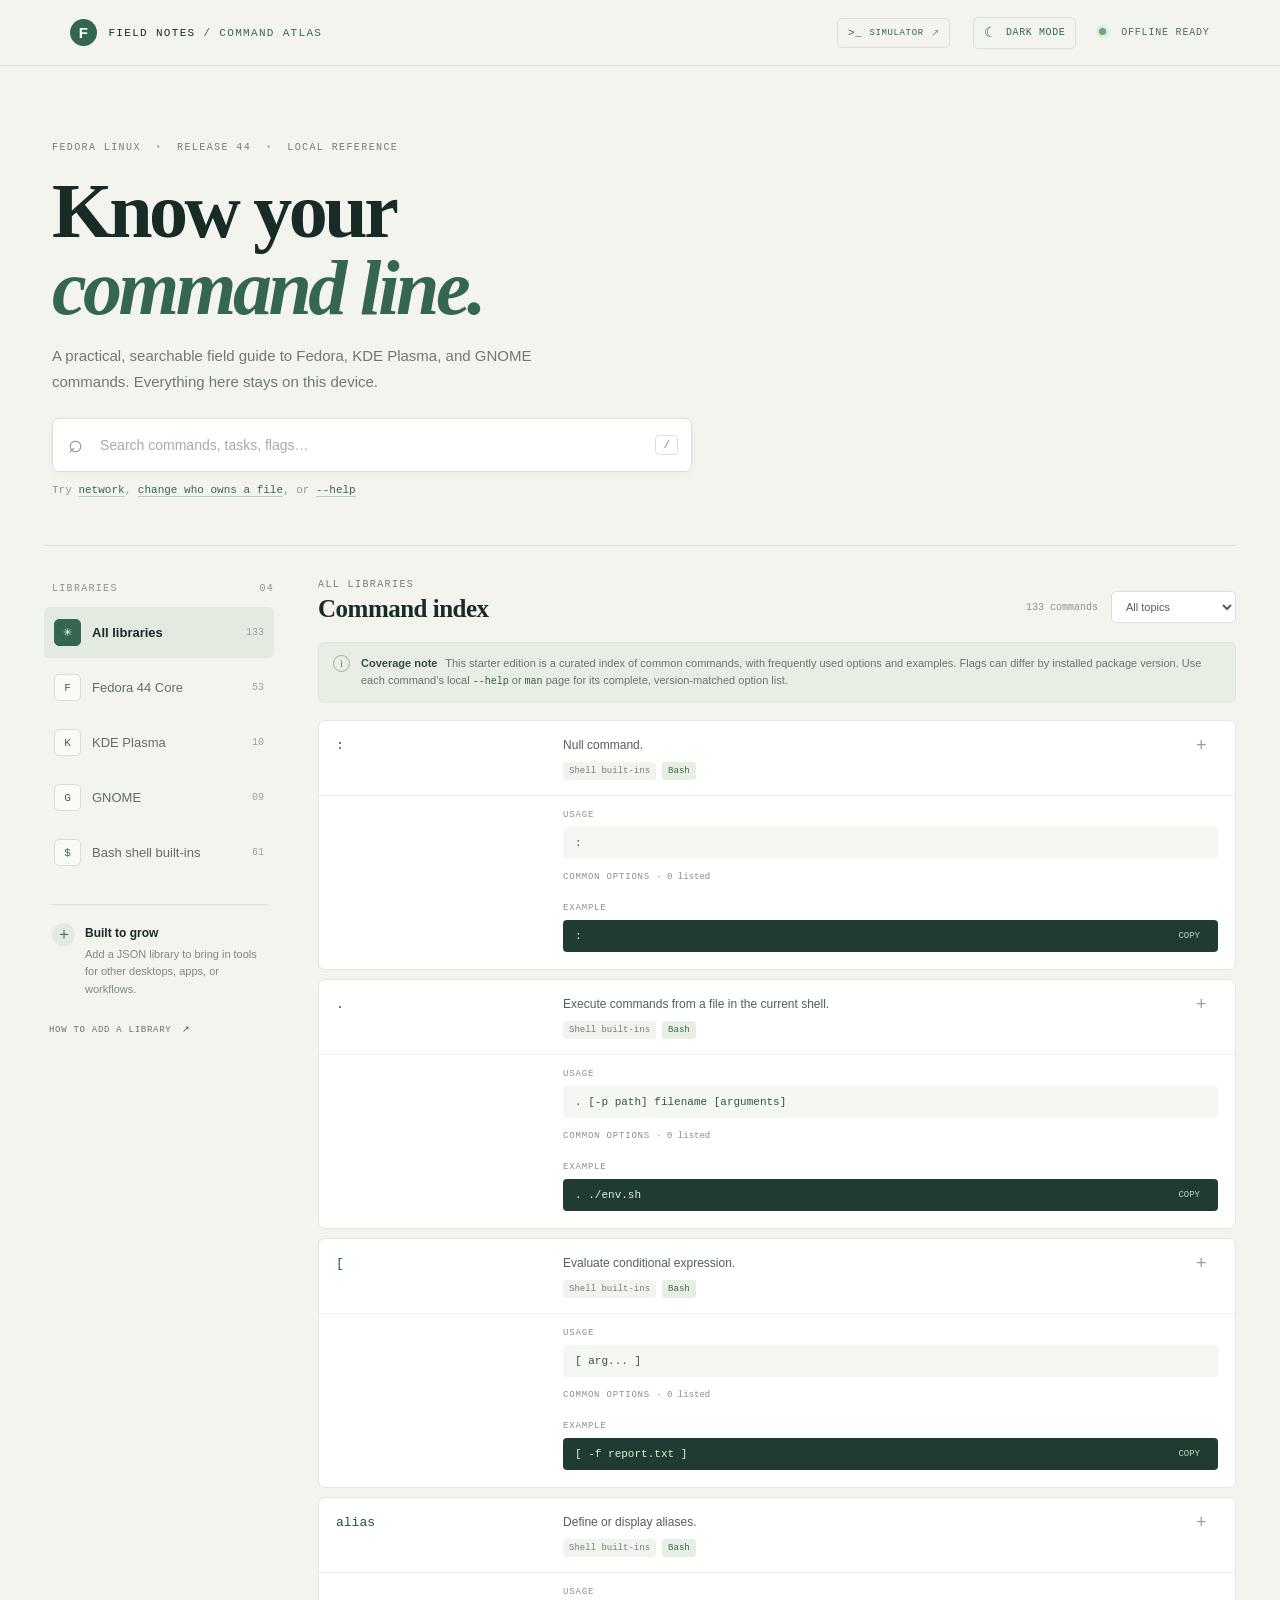
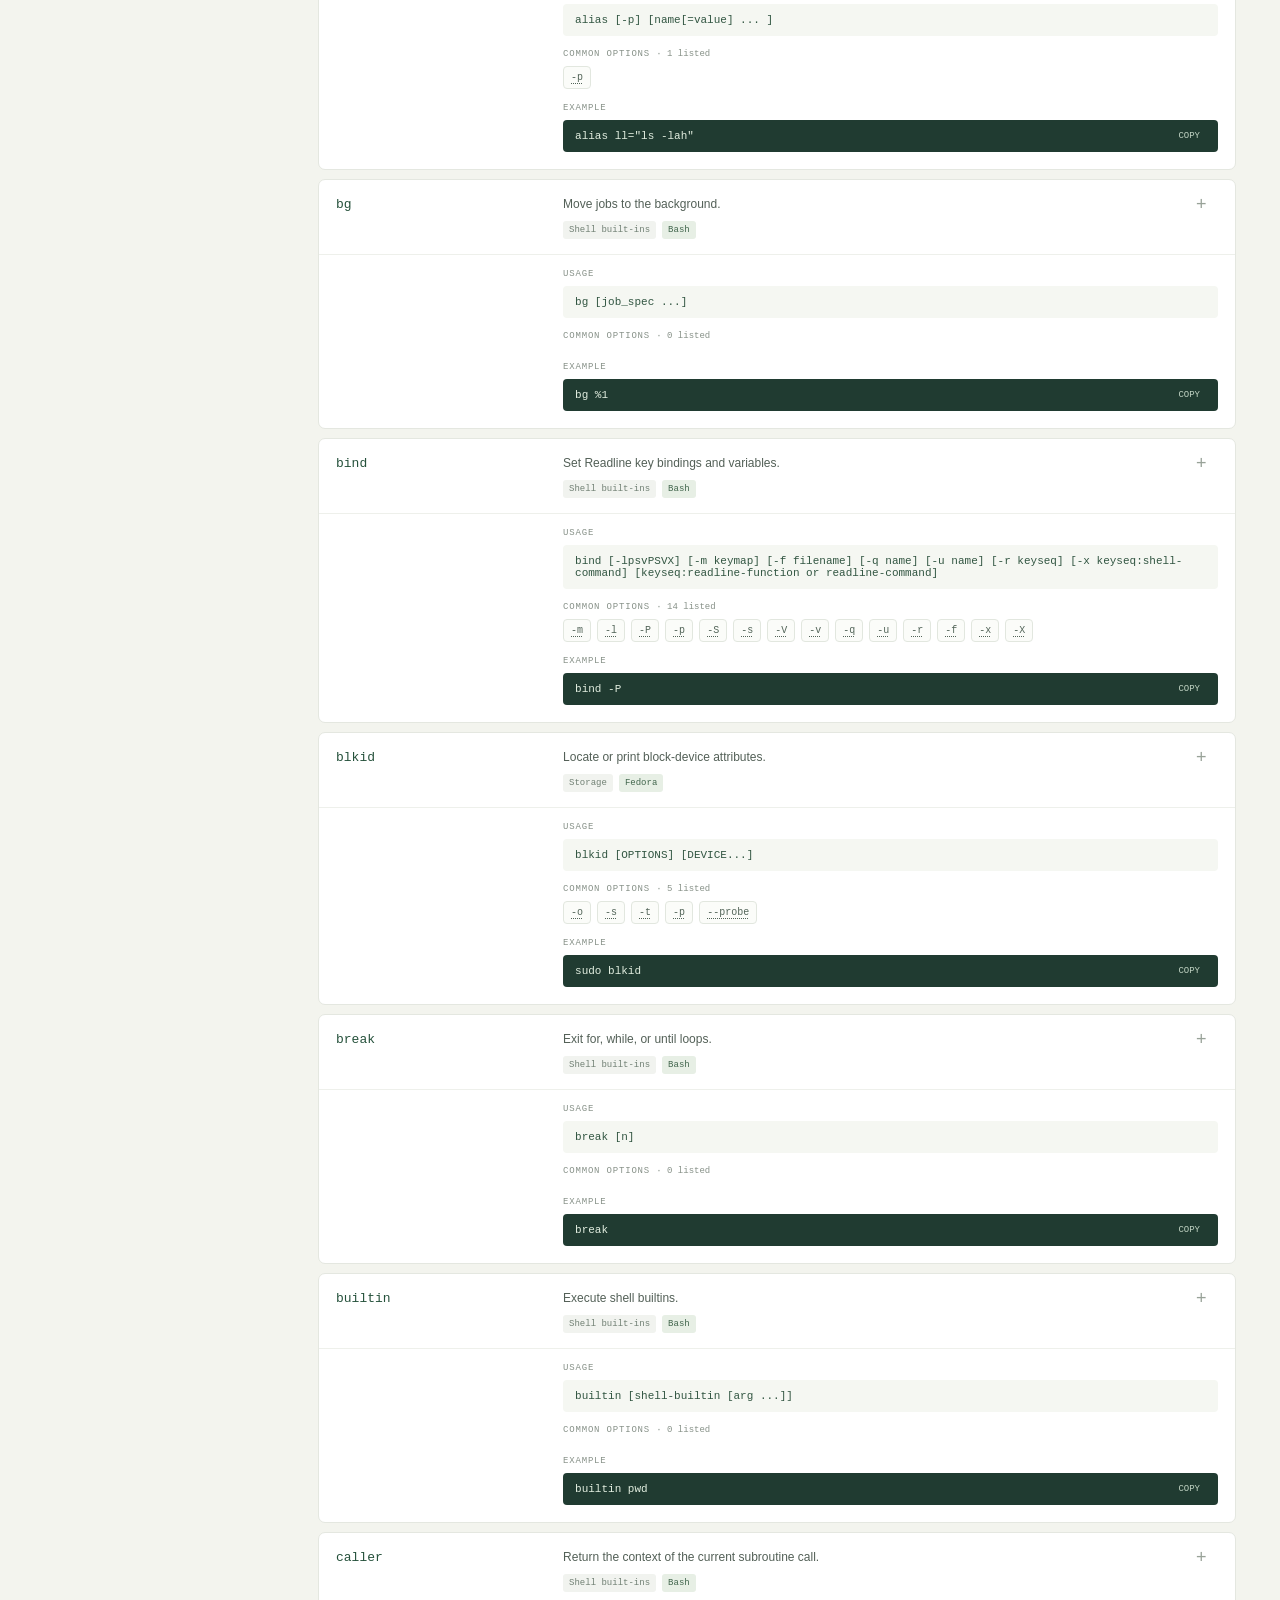
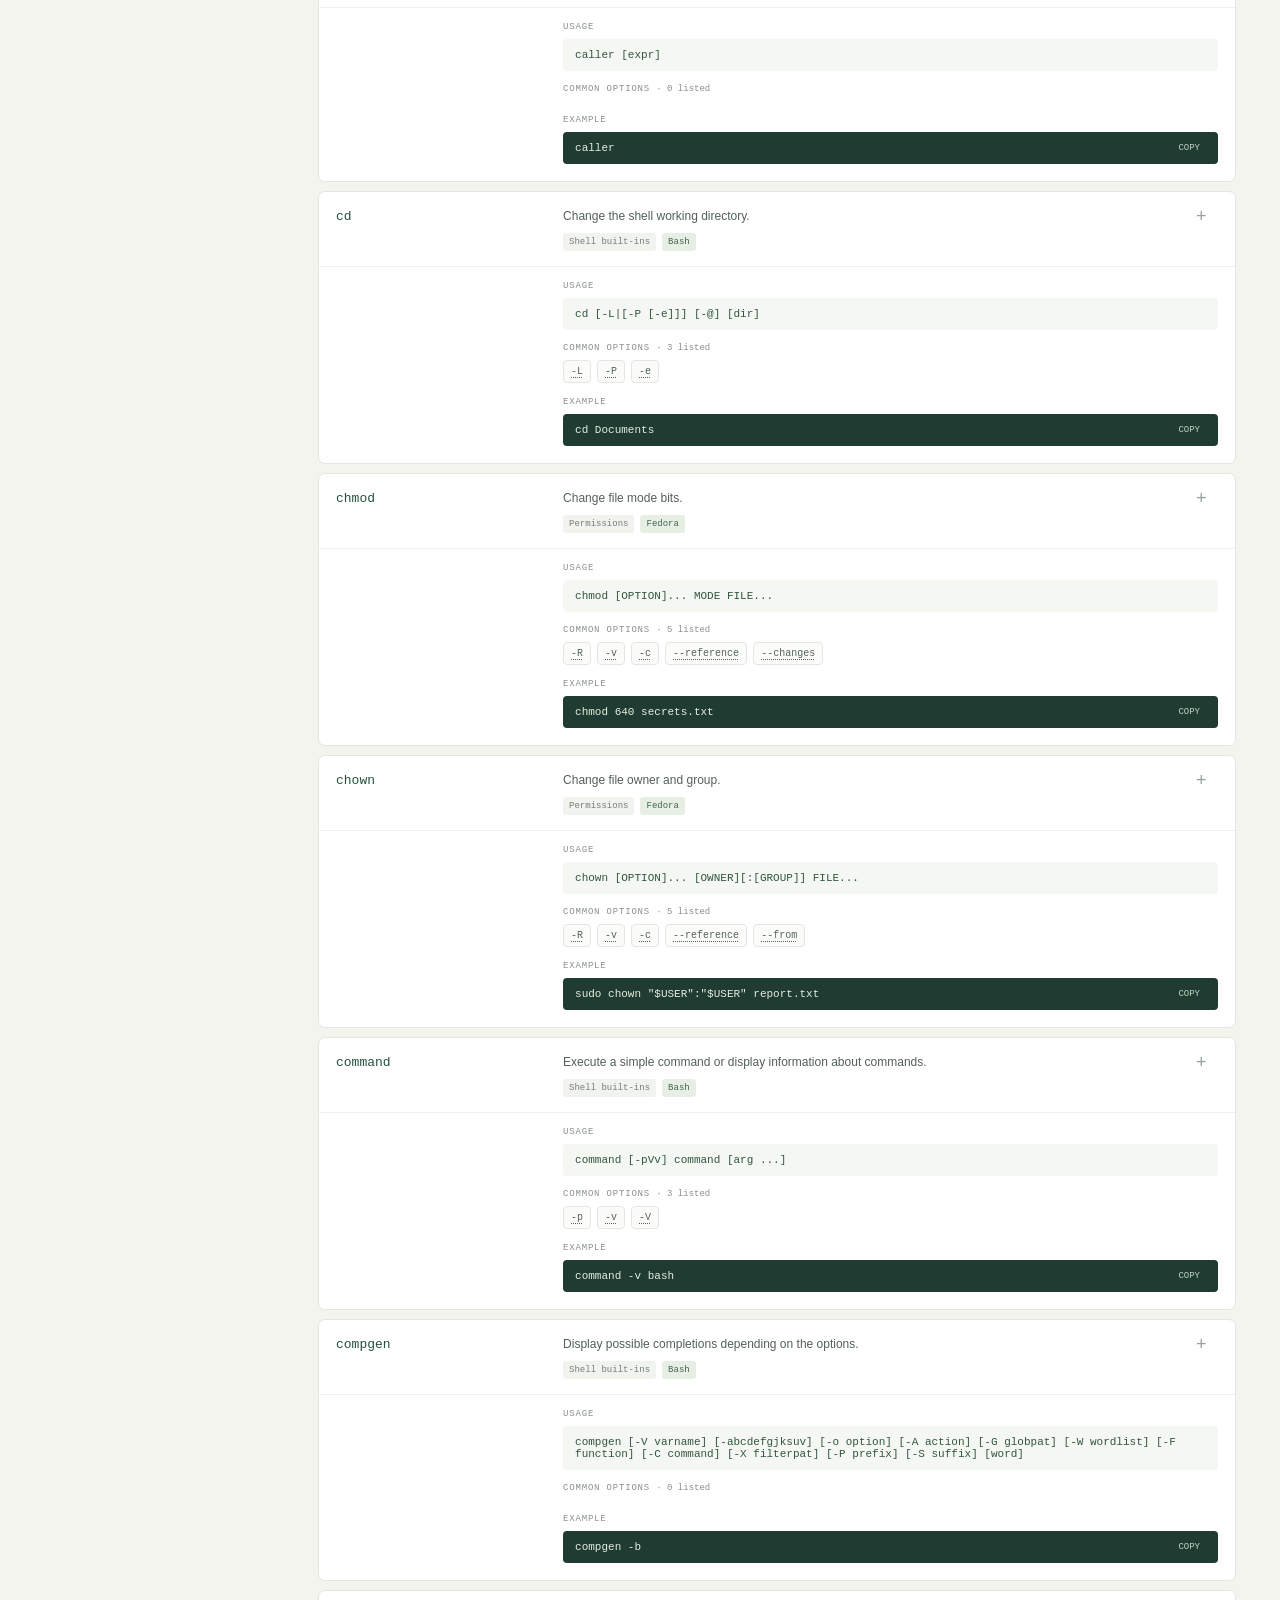
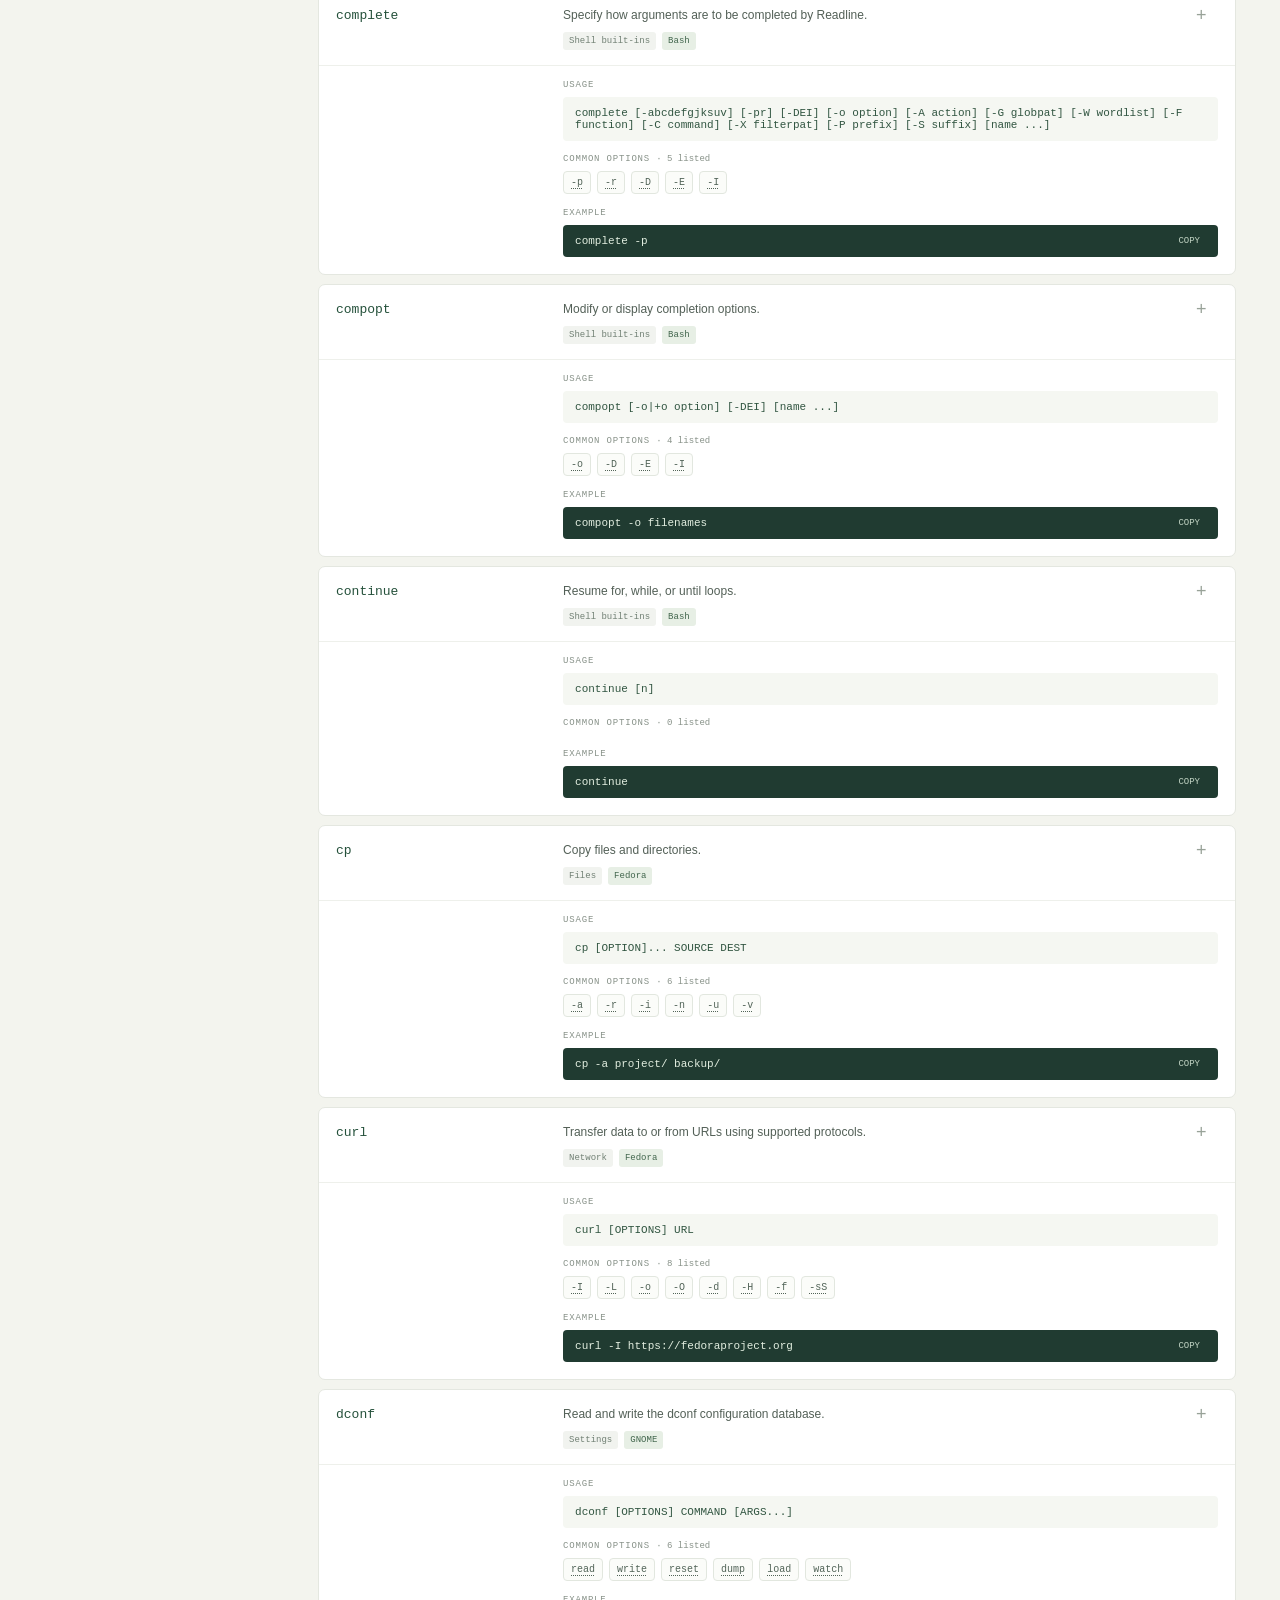
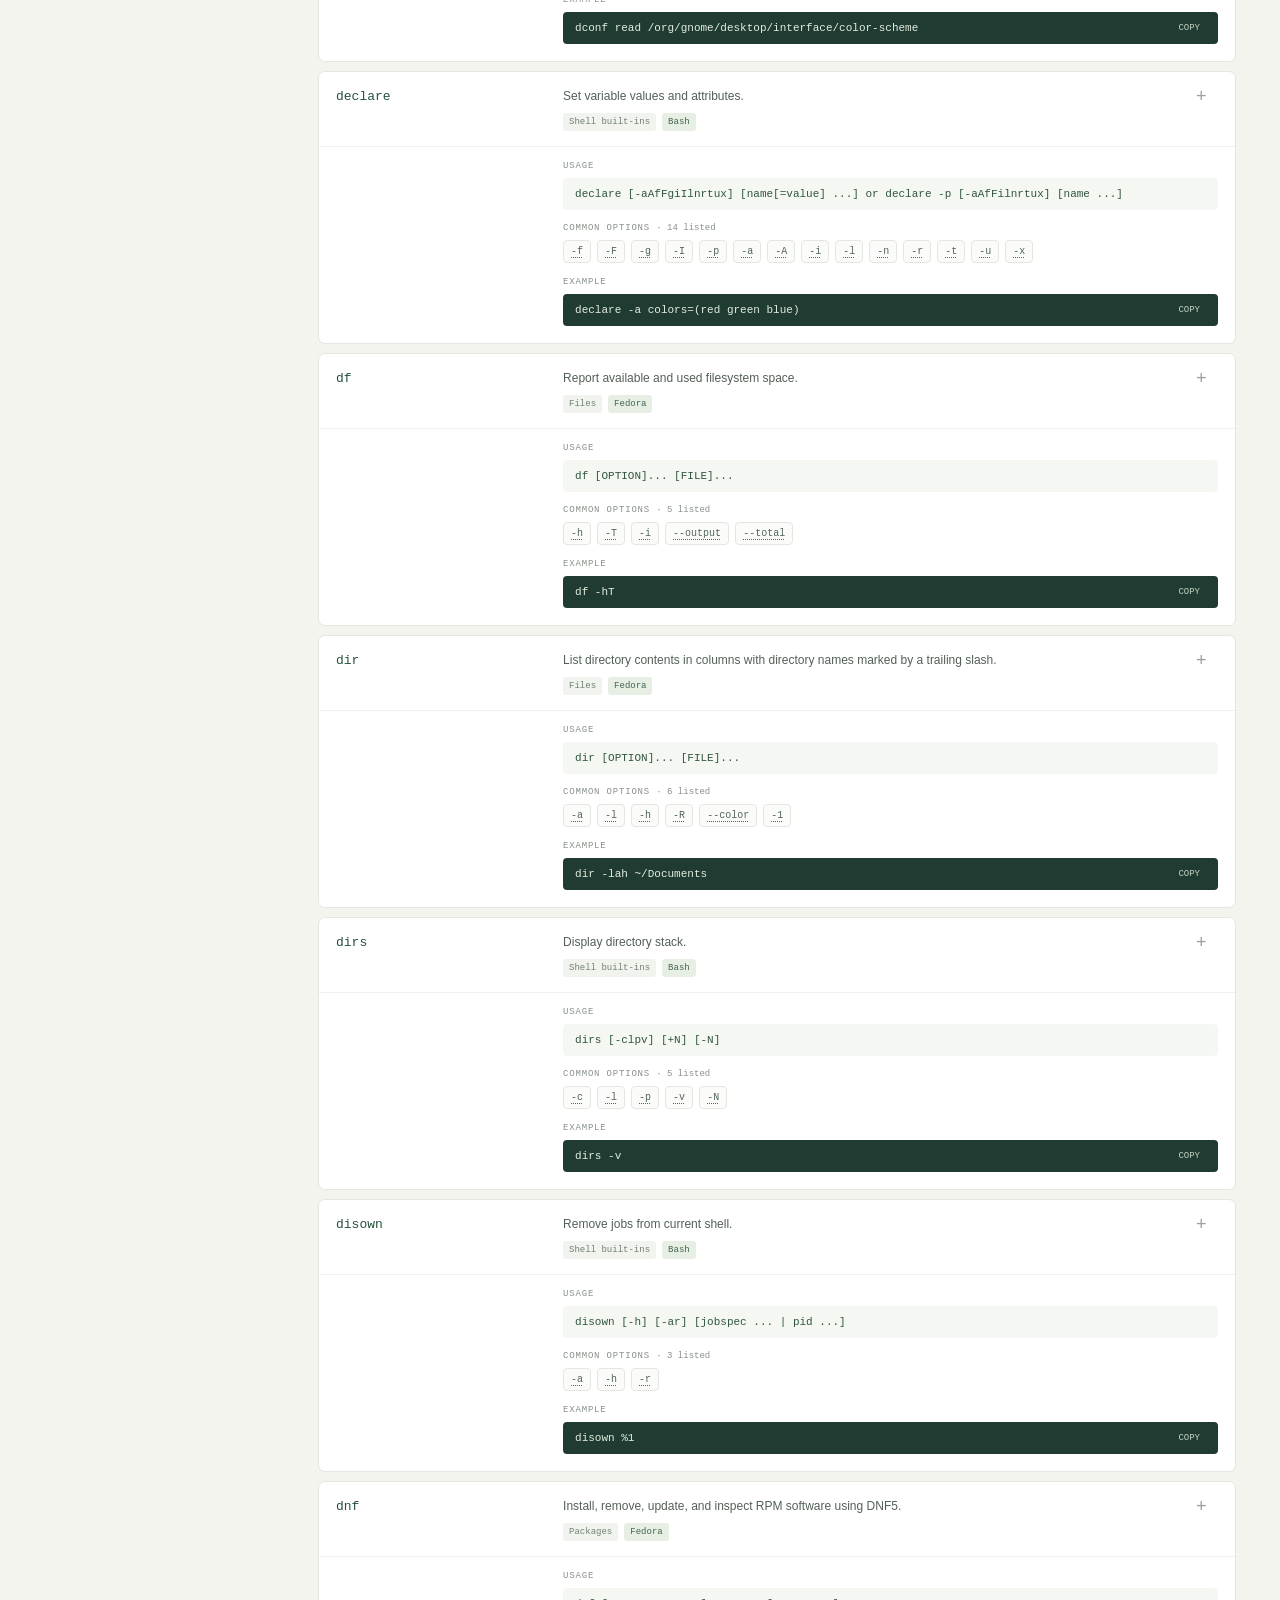
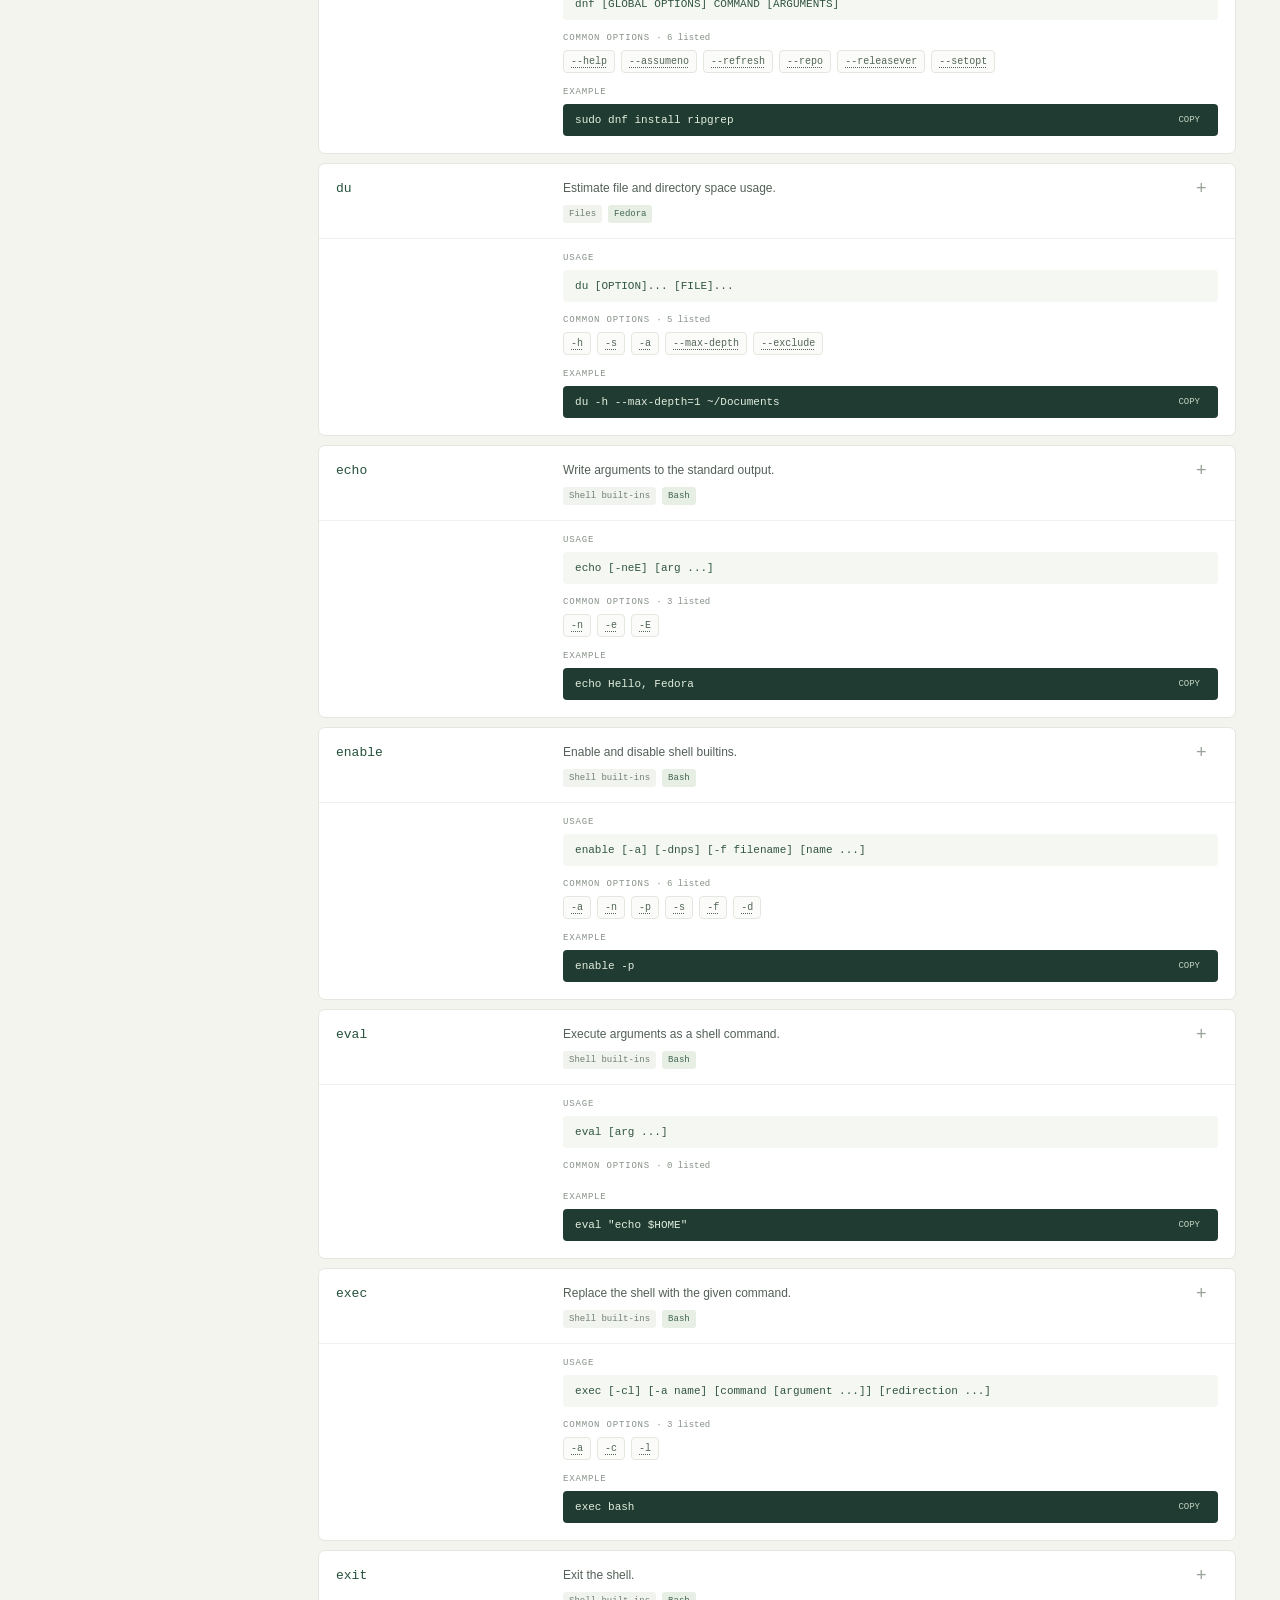
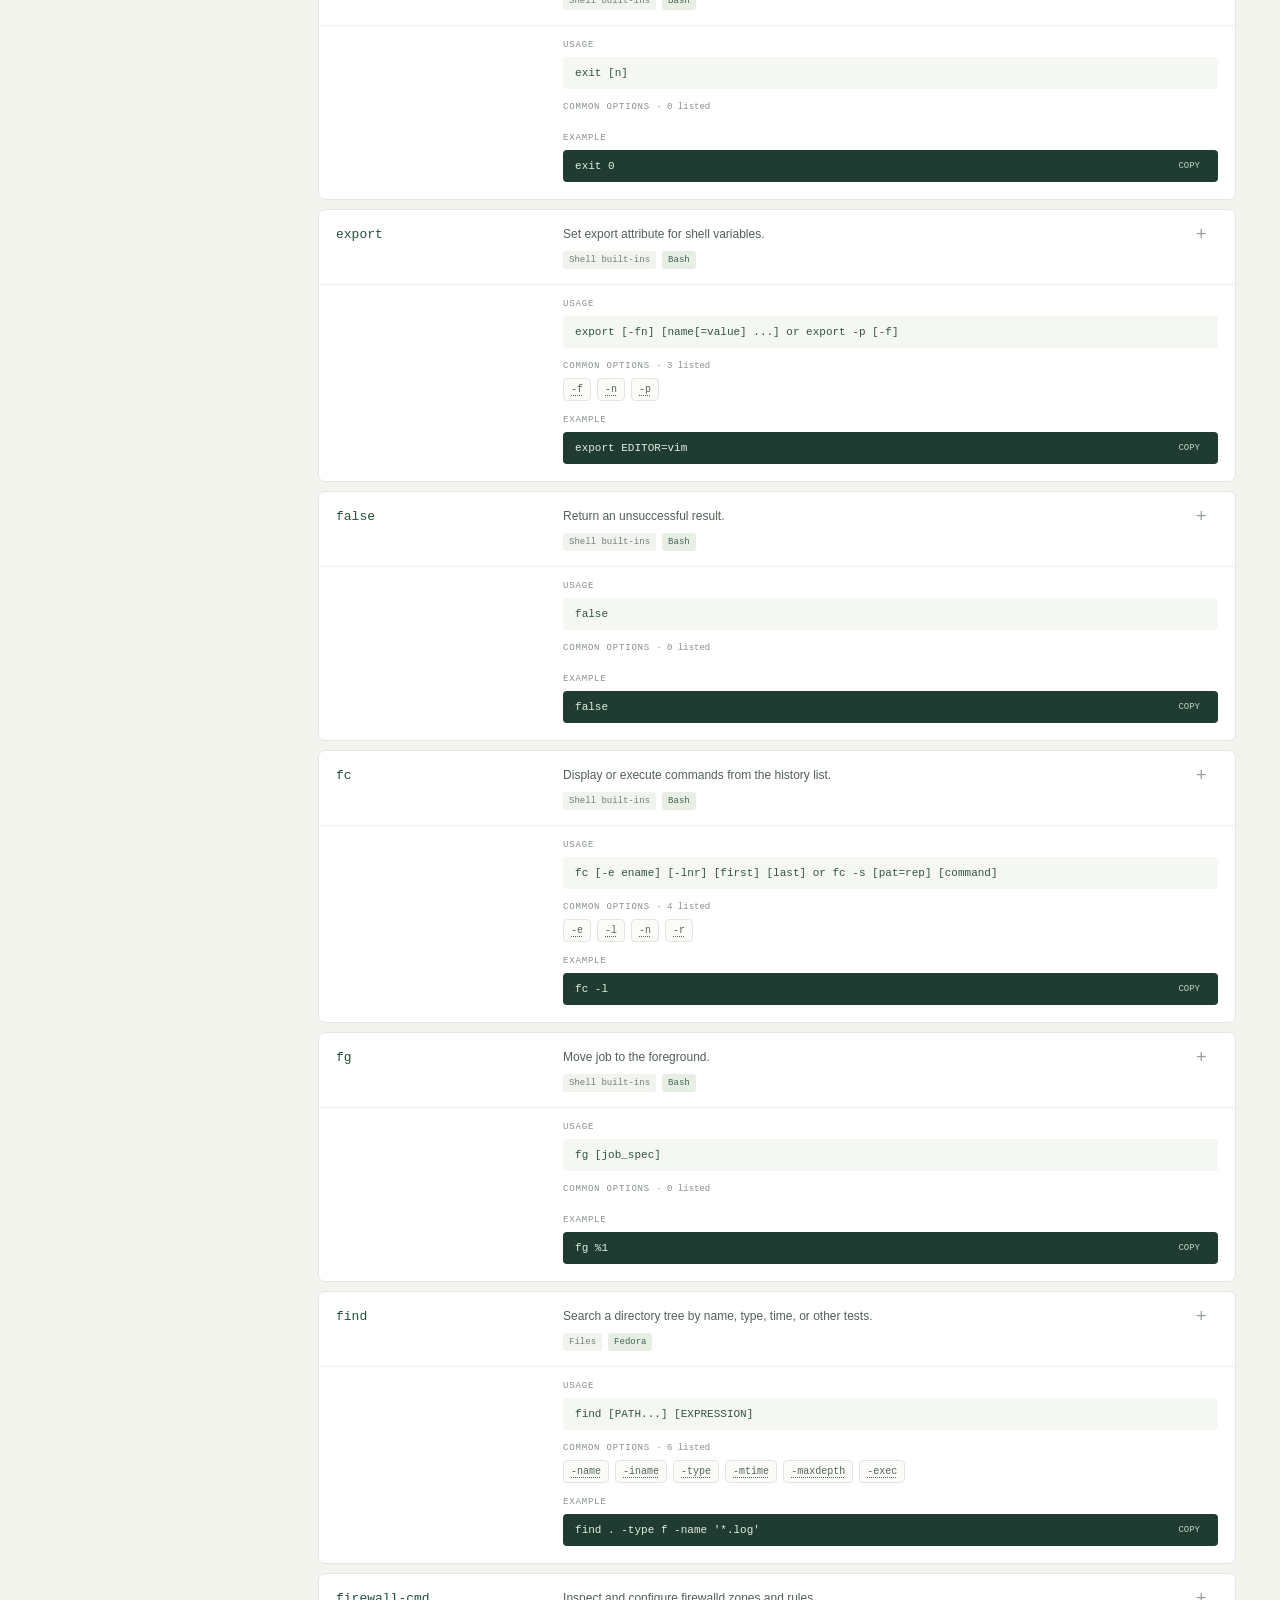
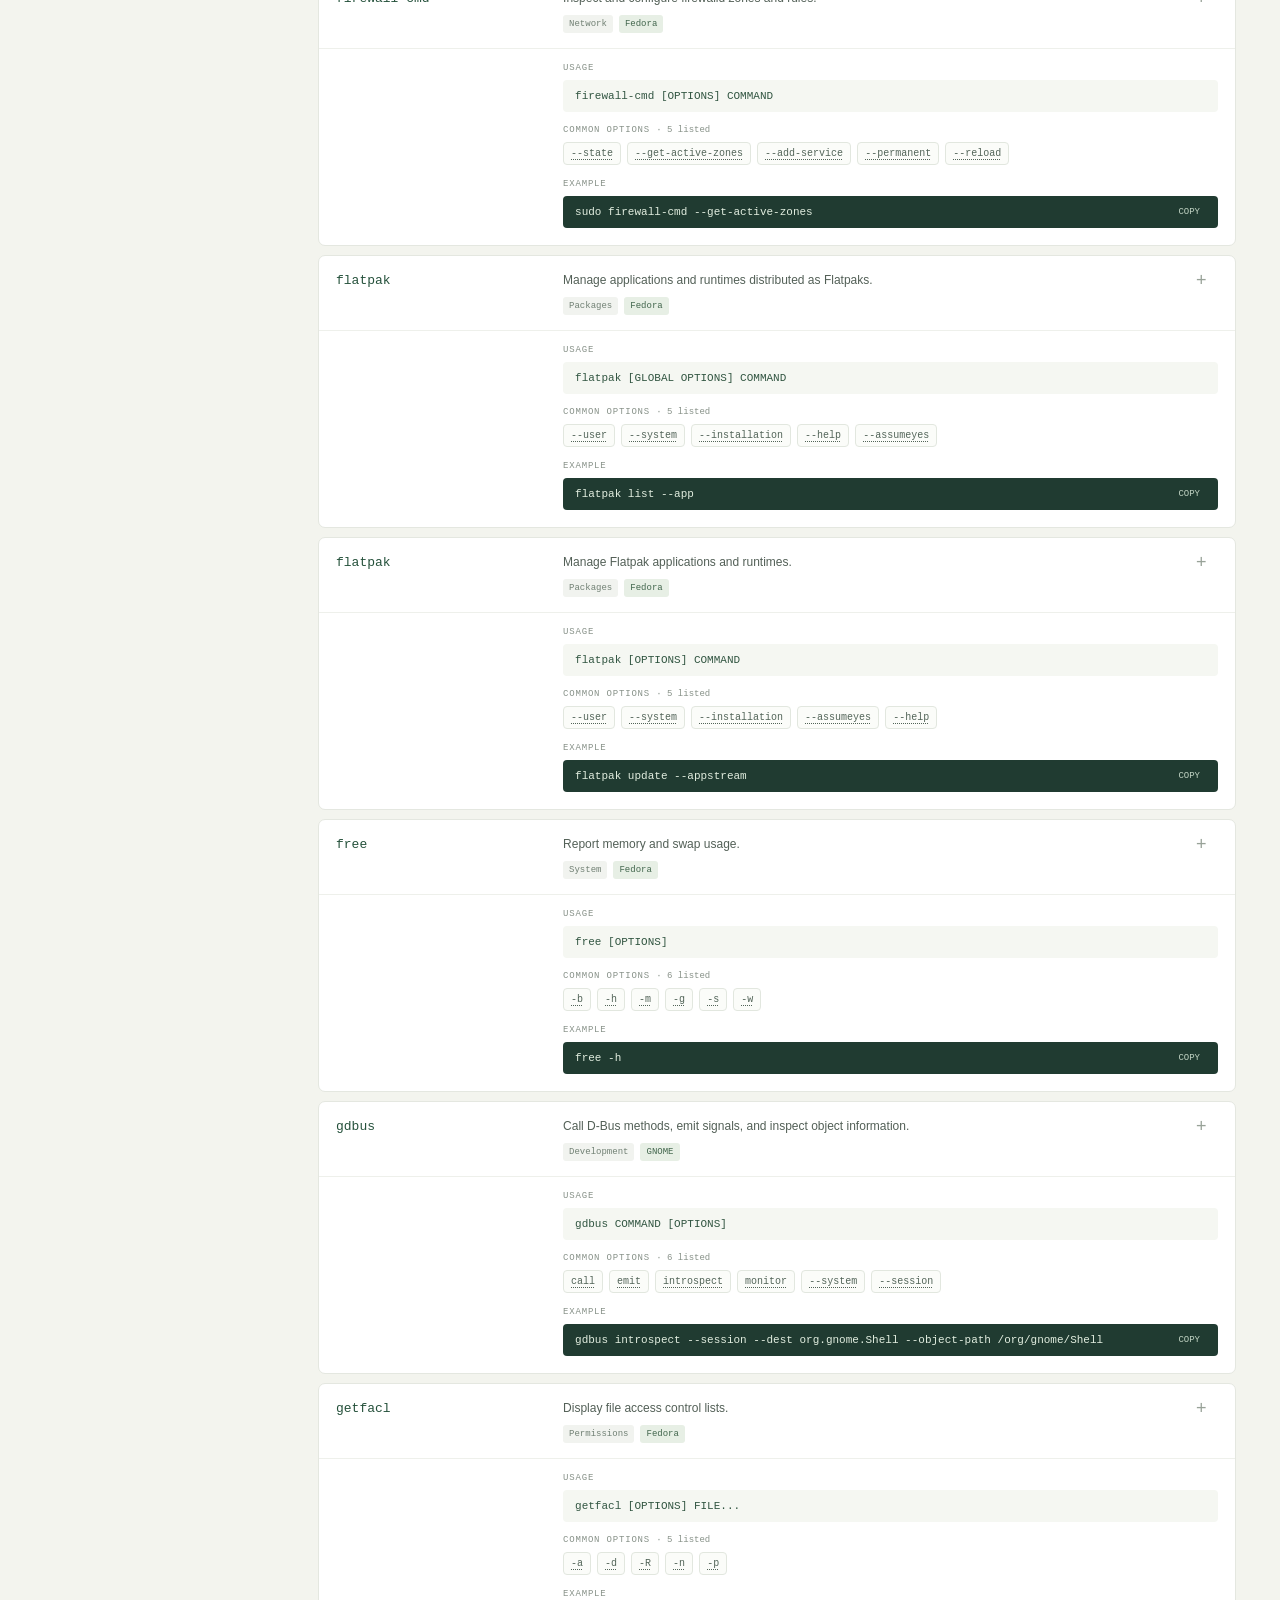
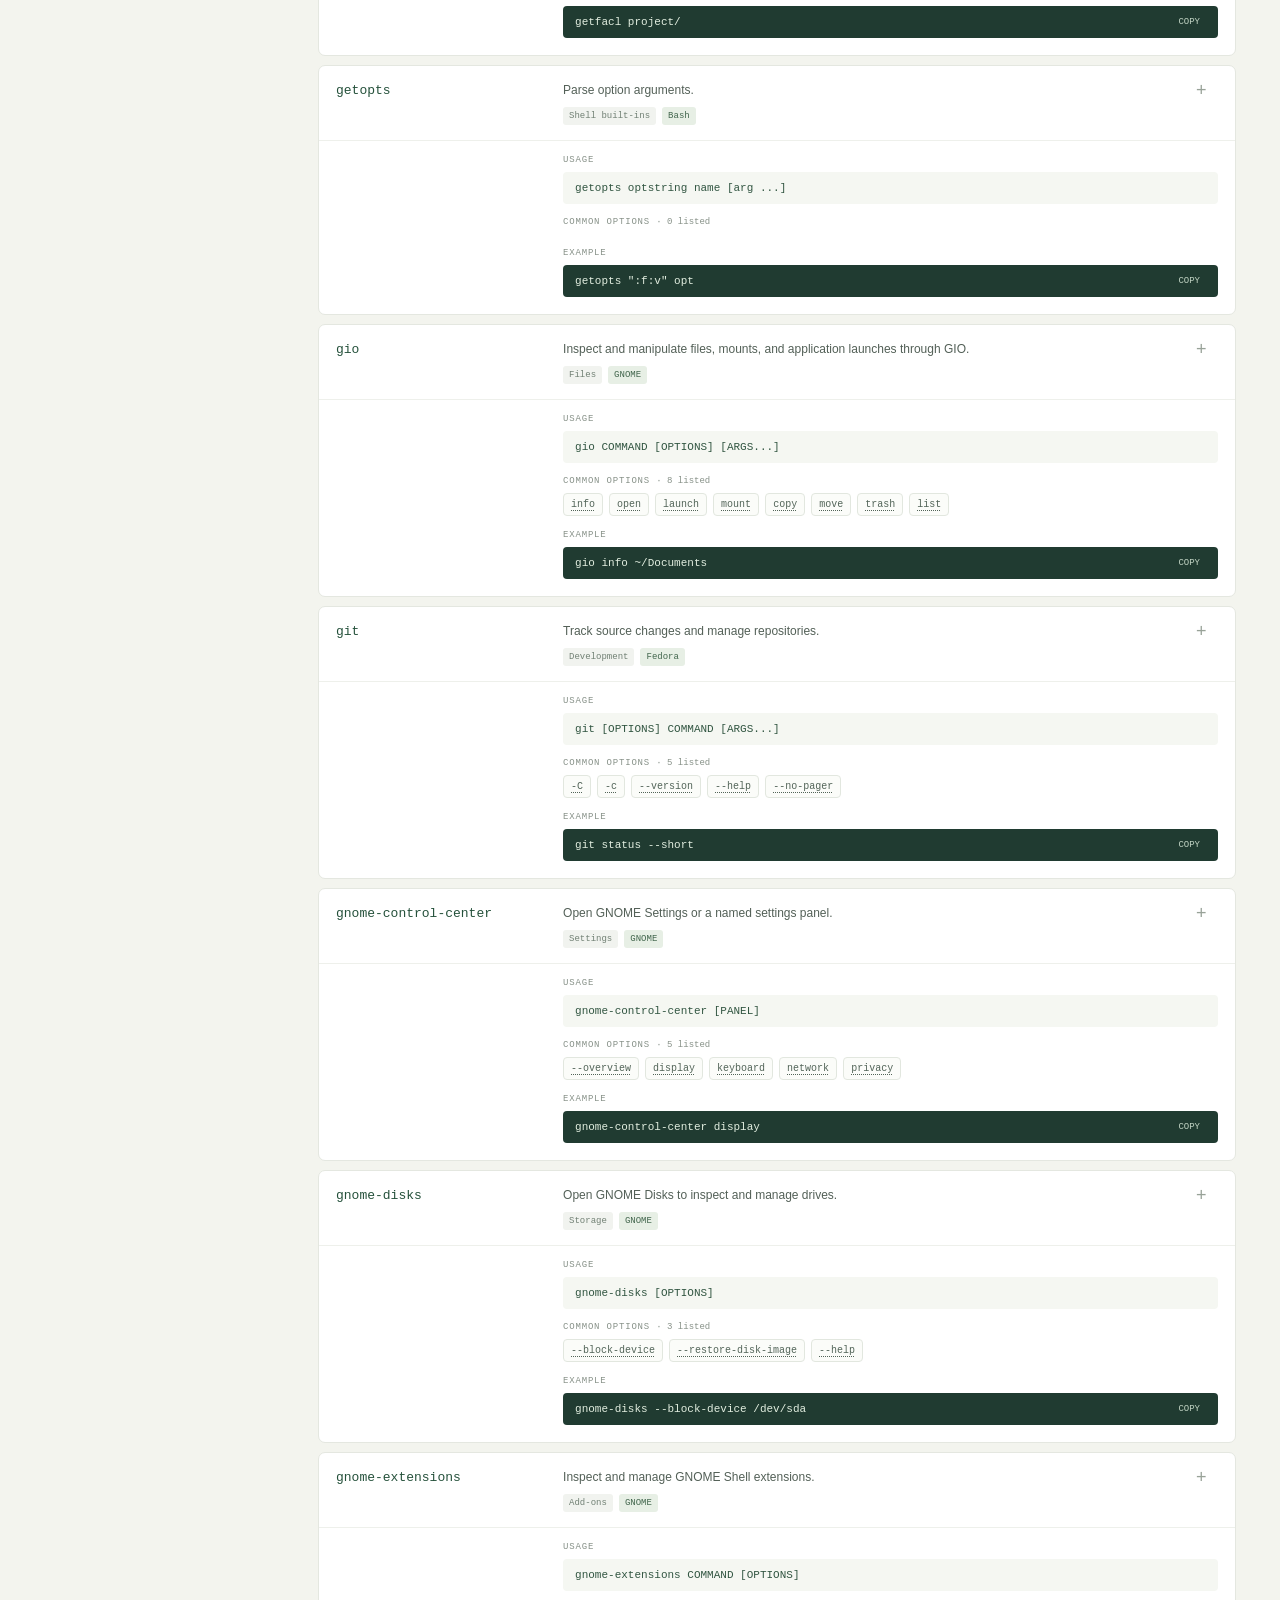
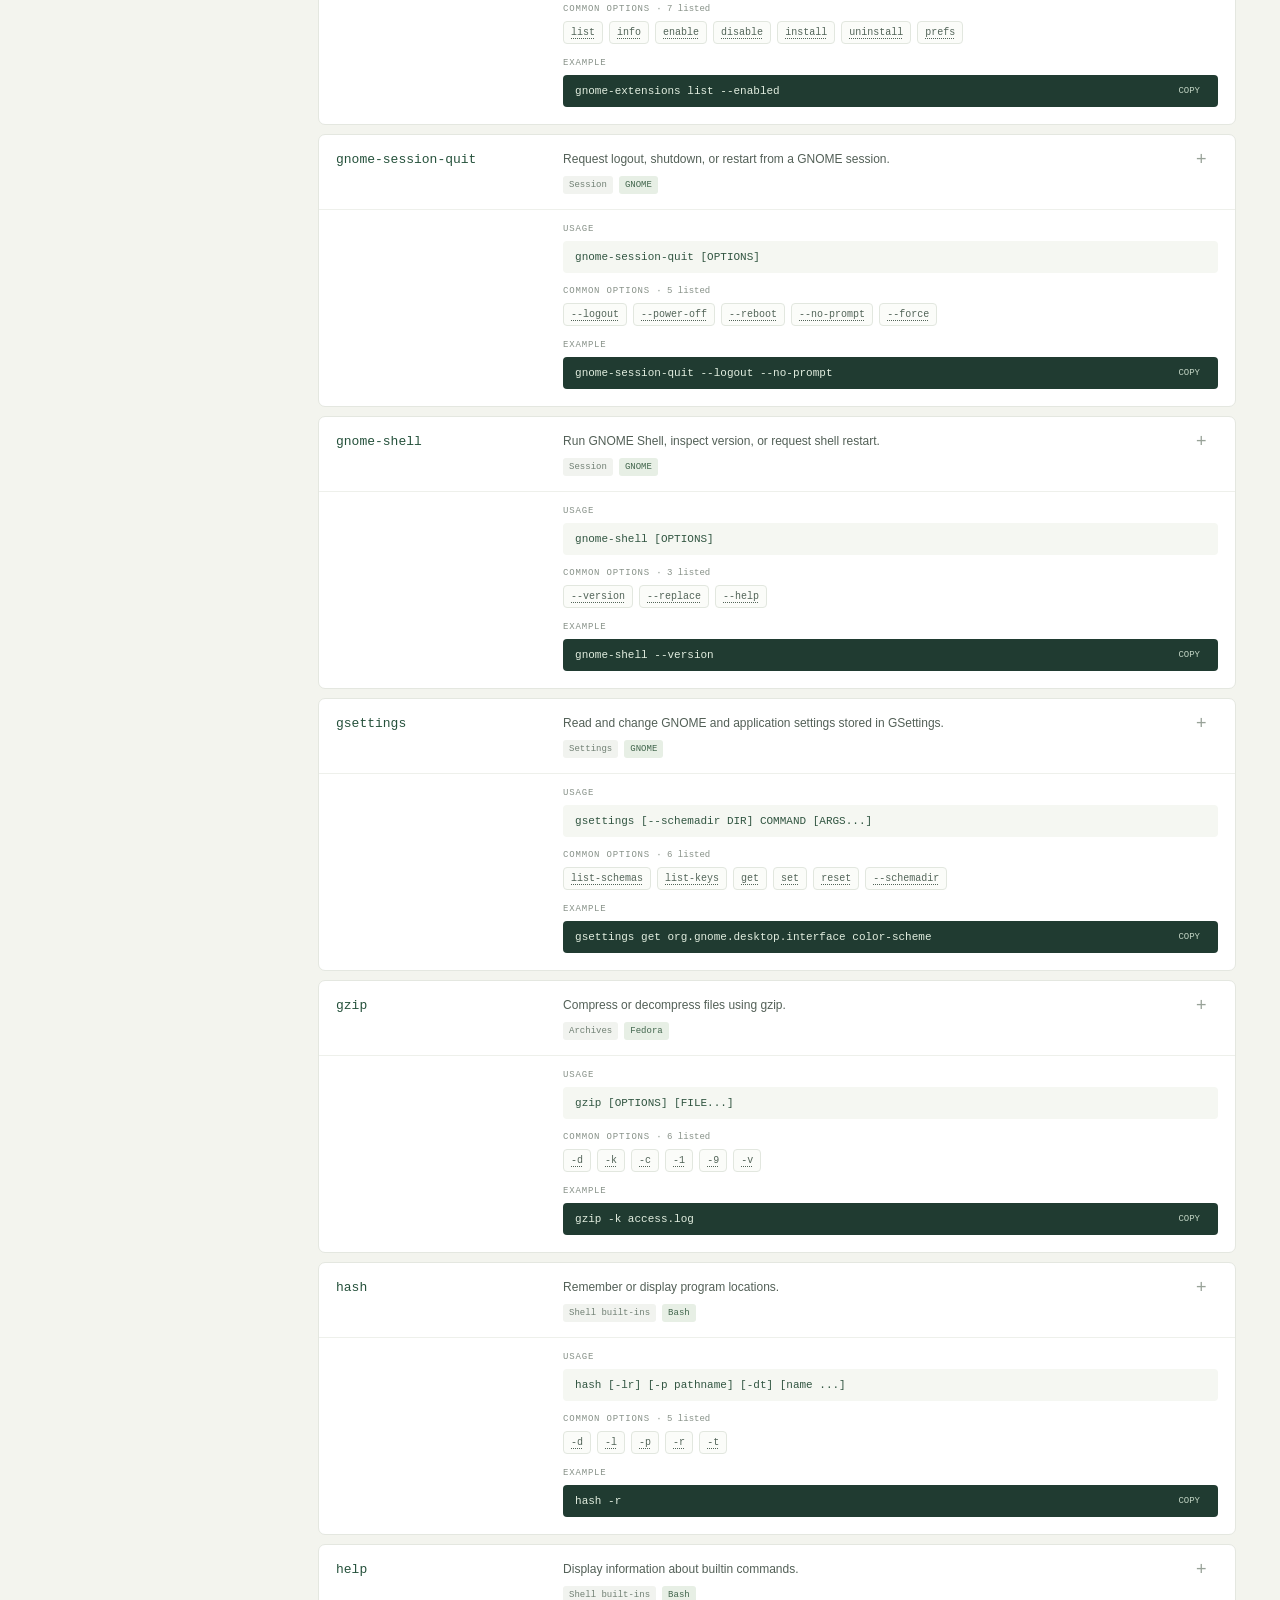
<file: index.html>
<!doctype html>
<html lang="en">
<head>
  <meta charset="utf-8">
  <meta name="viewport" content="width=device-width,initial-scale=1">
  <meta name="theme-color" content="#f3f4ee">
  <title>Fedora Command Atlas</title>
  <link rel="icon" href="assets/atlas-icon.ico" sizes="any">
  <link rel="icon" type="image/png" href="assets/atlas-icon.png">
  <link rel="stylesheet" href="styles.css">
</head>
<body>
  <header class="topbar">
    <a class="brand" href="#" aria-label="Fedora Command Atlas home"><span class="brand-mark">F</span><span>FIELD NOTES <b>/ COMMAND ATLAS</b></span></a>
    <div class="top-actions"><a class="simulator-link" href="simulator.html" aria-label="Open the command practice simulator"><span class="simulator-glyph" aria-hidden="true">&gt;_</span><span class="simulator-label">SIMULATOR</span><span class="simulator-arrow" aria-hidden="true">↗</span></a><button id="theme-toggle" class="theme-toggle" type="button" aria-pressed="false"><span class="theme-icon" aria-hidden="true">☾</span><span id="theme-label">DARK MODE</span></button><div class="offline"><i></i> OFFLINE READY</div></div>
  </header>
  <main>
    <section class="intro">
      <div class="eyebrow">FEDORA LINUX <span>•</span> RELEASE 44 <span>•</span> LOCAL REFERENCE</div>
      <h1>Know your<br><em>command line.</em></h1>
      <p>A practical, searchable field guide to Fedora, KDE Plasma, and GNOME commands. Everything here stays on this device.</p>
      <div class="search-wrap"><span class="search-icon">⌕</span><input id="search" type="search" placeholder="Search commands, tasks, flags…" autocomplete="off" aria-label="Search commands"><kbd>/</kbd></div>
      <div class="search-hint">Try <button class="hint" data-query="network">network</button>, <button class="hint" data-query="change who owns a file">change who owns a file</button>, or <button class="hint" data-query="--help">--help</button></div>
    </section>
    <section class="workspace">
      <aside class="sidebar">
        <div class="side-label">LIBRARIES <span id="library-count"></span></div>
        <div id="library-list" class="library-list"></div>
        <div class="side-note"><span class="plus">＋</span><div><b>Built to grow</b><p>Add a JSON library to bring in tools for other desktops, apps, or workflows.</p></div></div>
        <a class="readme-link" href="README.md">HOW TO ADD A LIBRARY <span>↗</span></a>
      </aside>
      <section class="results-area">
        <div class="results-head"><div><div class="eyebrow" id="active-eyebrow">ALL LIBRARIES</div><h2 id="results-title">Command index</h2></div><div class="result-meta"><span id="result-count">0 commands</span><select id="category-filter" aria-label="Filter by category"><option value="">All topics</option></select></div></div>
        <div class="scope-note"><span>i</span><p><b>Coverage note</b> This starter edition is a curated index of common commands, with frequently used options and examples. Flags can differ by installed package version. Use each command’s local <code>--help</code> or <code>man</code> page for its complete, version-matched option list.</p></div>
        <div id="cards" class="cards" aria-live="polite"></div>
        <div id="empty" class="empty" hidden><span>⌕</span><h3>No commands found</h3><p>Try a shorter search or choose another library.</p></div>
        <footer>FEDORA COMMAND ATLAS <span>•</span> LOCAL REFERENCE, NO NETWORK REQUIRED</footer>
      </section>
    </section>
  </main>
  <script src="app.js"></script>
</body>
</html>
</file>
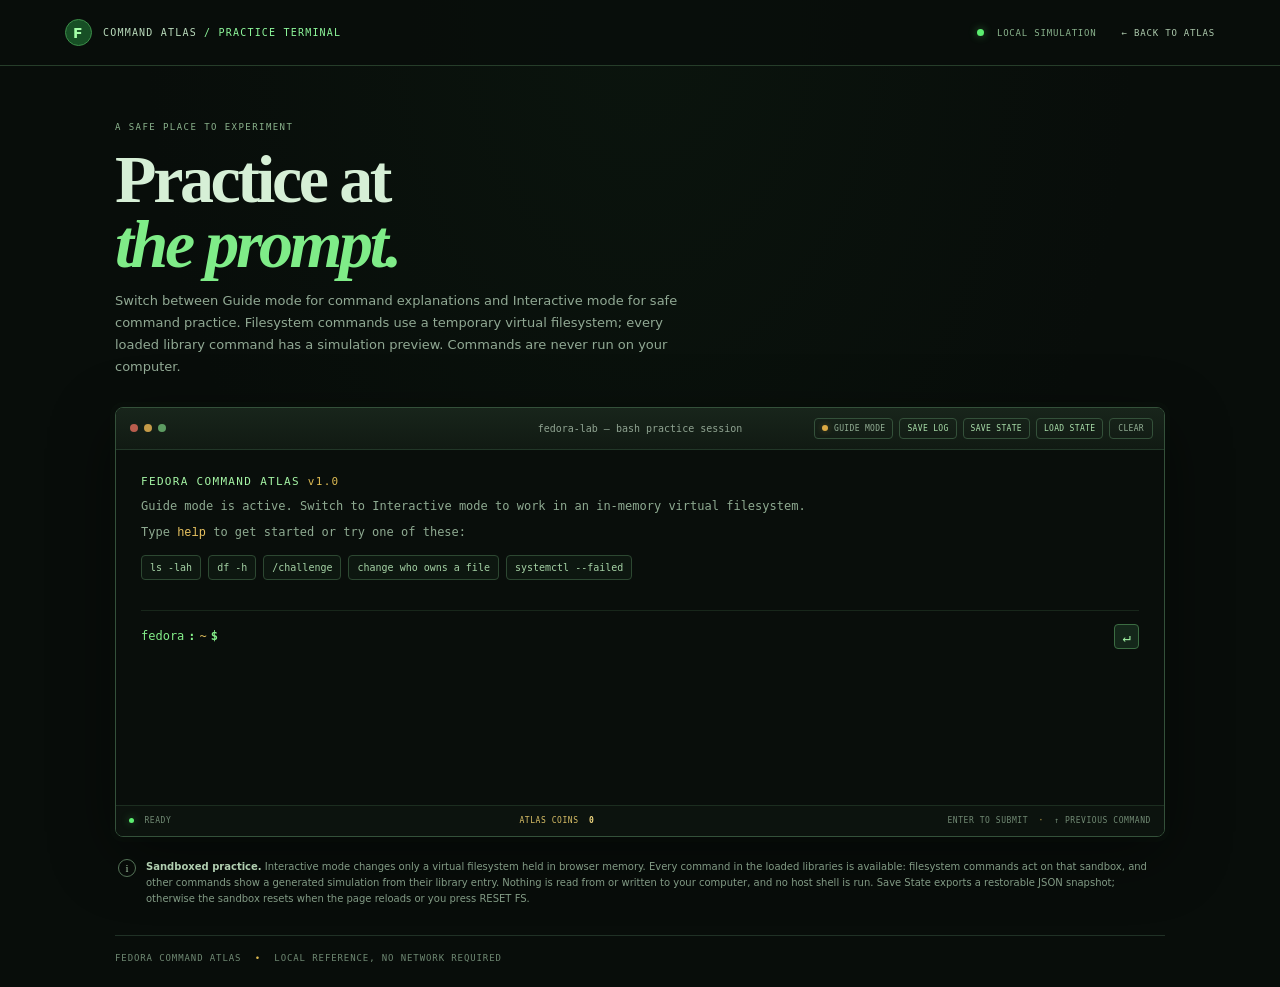
<file: simulator.html>
<!doctype html>
<html lang="en">
<head>
  <meta charset="utf-8">
  <meta name="viewport" content="width=device-width, initial-scale=1">
  <meta name="theme-color" content="#080d0a">
  <title>Practice Terminal · Fedora Command Atlas</title>
  <link rel="icon" href="assets/terminal-icon.ico" sizes="any">
  <link rel="icon" type="image/png" href="assets/terminal-icon.png">
  <link rel="stylesheet" href="simulator.css">
</head>
<body>
  <header class="sim-topbar">
    <a class="wordmark" href="index.html"><span class="mark">F</span><span>COMMAND ATLAS <b>/ PRACTICE TERMINAL</b></span></a>
    <div class="top-right"><span class="local-status"><i></i> LOCAL SIMULATION</span><a href="index.html" class="back-link">← BACK TO ATLAS</a></div>
  </header>
  <main class="sim-page">
    <section class="hero">
      <div class="eyebrow">A SAFE PLACE TO EXPERIMENT</div>
      <h1>Practice at<br><em>the prompt.</em></h1>
      <p>Switch between Guide mode for command explanations and Interactive mode for safe command practice. Filesystem commands use a temporary virtual filesystem; every loaded library command has a simulation preview. Commands are never run on your computer.</p>
    </section>
    <section class="terminal" aria-label="Command line practice simulator">
      <div class="terminal-bar"><div class="window-dots"><i></i><i></i><i></i></div><span>fedora-lab — bash practice session</span><div class="terminal-tools"><button id="mode-toggle" type="button" role="switch" aria-checked="false" aria-label="Switch to interactive filesystem mode"><i></i><span>GUIDE MODE</span></button><button id="reset-button" type="button" hidden>RESET FS</button><button id="save-log-button" type="button" title="Download the full session as Markdown">SAVE LOG</button><button id="save-state-button" type="button" title="Download the current simulator state">SAVE STATE</button><button id="load-state-button" type="button" title="Load a saved simulator state">LOAD STATE</button><button id="clear-button" type="button">CLEAR</button><input id="load-state-input" type="file" accept=".json,.atlas-state,application/json" hidden></div></div>
      <div class="terminal-body" id="terminal-body">
        <div class="welcome"><div class="welcome-title">FEDORA COMMAND ATLAS <span>v1.0</span></div><p>Guide mode is active. Switch to Interactive mode to work in an in-memory virtual filesystem.</p><p>Type <code>help</code> to get started or try one of these:</p><div class="quick-commands"><button type="button" data-command="ls -lah">ls -lah</button><button type="button" data-command="df -h">df -h</button><button type="button" data-command="/challenge">/challenge</button><button type="button" data-command="change who owns a file">change who owns a file</button><button type="button" data-command="systemctl --failed">systemctl --failed</button></div></div>
        <div id="history" class="history" aria-live="polite"></div>
        <form id="command-form" class="prompt-line" autocomplete="off"><label for="command-input"><span>fedora</span><b>:</b><span class="path">~</span><b>$</b></label><input id="command-input" type="text" spellcheck="false" autocapitalize="off" autocomplete="off" aria-label="Enter a command or task phrase" autofocus><button type="submit" aria-label="Submit command">↵</button></form>
      </div>
      <div class="terminal-foot"><span><i></i> READY</span><span class="coin-display">ATLAS COINS <b id="coin-balance">0</b></span><span>ENTER TO SUBMIT <b>·</b> ↑ PREVIOUS COMMAND</span></div>
    </section>
    <section class="sim-notes"><span class="note-mark">i</span><p><b>Sandboxed practice.</b> Interactive mode changes only a virtual filesystem held in browser memory. Every command in the loaded libraries is available: filesystem commands act on that sandbox, and other commands show a generated simulation from their library entry. Nothing is read from or written to your computer, and no host shell is run. Save State exports a restorable JSON snapshot; otherwise the sandbox resets when the page reloads or you press RESET FS.</p></section>
    <footer>FEDORA COMMAND ATLAS <span>•</span> LOCAL REFERENCE, NO NETWORK REQUIRED</footer>
  </main>
  <script src="simulator.js"></script>
</body>
</html>
</file>
<file: styles.css>
:root{--paper:#f3f4ee;--ink:#182b26;--muted:#78827a;--line:#dce0d8;--green:#356750;--pale:#e5eee5;--mono:'DM Mono',monospace;--sans:'DM Sans',sans-serif}*{box-sizing:border-box}body{margin:0;background:var(--paper);color:var(--ink);font-family:var(--sans)}.topbar{height:66px;border-bottom:1px solid var(--line);display:flex;align-items:center;justify-content:space-between;padding:0 5.5vw}.brand{display:flex;gap:11px;align-items:center;color:var(--ink);text-decoration:none;font:500 11px var(--mono);letter-spacing:.12em}.brand b{color:var(--green);font-weight:500}.brand-mark{width:27px;height:27px;display:grid;place-items:center;background:var(--green);color:white;border-radius:50%;font:700 15px var(--sans)}.offline{font:10px var(--mono);letter-spacing:.08em;color:#53695b}.offline i{display:inline-block;width:7px;height:7px;background:#72a174;border-radius:50%;margin-right:8px;box-shadow:0 0 0 3px #e0ebdf}main{max-width:1260px;margin:auto;padding:0 34px}.intro{padding:76px 8px 49px;max-width:730px}.eyebrow{font:10px var(--mono);letter-spacing:.14em;color:#718074}.eyebrow span{color:#adc1aa;margin:0 7px}h1{font:600 clamp(50px,7vw,78px)/.99 'Playfair Display',Georgia,serif;letter-spacing:-.045em;margin:19px 0 17px}h1 em{color:var(--green)}.intro>p{font-size:15px;line-height:1.7;color:#6f7971;max-width:495px;margin-bottom:24px}.search-wrap{height:54px;background:#fff;border:1px solid #d9ded5;border-radius:7px;display:flex;align-items:center;max-width:640px;box-shadow:0 3px 10px #20332808}.search-icon{font-size:25px;color:#829085;padding:0 15px 3px}.search-wrap input{border:0;outline:0;flex:1;height:100%;font:14px var(--sans);color:var(--ink);background:transparent}.search-wrap input::placeholder{color:#a5ada5}.search-wrap kbd{margin-right:13px;font:11px var(--mono);border:1px solid var(--line);padding:3px 7px;border-radius:4px;color:#859087}.search-hint{font:11px var(--mono);color:#929a91;margin-top:12px}.hint{border:0;padding:0;background:none;color:var(--green);font:inherit;cursor:pointer;text-decoration:underline;text-decoration-color:#bdcdbf;text-underline-offset:3px}.workspace{border-top:1px solid var(--line);display:grid;grid-template-columns:230px minmax(0,1fr);gap:44px;padding-top:33px}.sidebar{padding-top:4px}.side-label{font:10px var(--mono);letter-spacing:.13em;color:#8b948b;margin:0 0 13px 8px;display:flex;justify-content:space-between}.library-list{display:grid;gap:4px}.library-button{width:100%;text-align:left;border:0;background:transparent;border-radius:6px;padding:12px 10px;display:flex;align-items:center;gap:11px;color:#626e65;cursor:pointer;font:13px var(--sans)}.library-button:hover{background:#e9ece5}.library-button.active{background:#e3ebe1;color:var(--ink);font-weight:600}.lib-icon{width:27px;height:27px;border:1px solid #d9ded5;border-radius:5px;display:grid;place-items:center;background:#fafbf7;color:var(--green);font:11px var(--mono)}.library-button.active .lib-icon{background:var(--green);border-color:var(--green);color:white}.lib-count{margin-left:auto;font:10px var(--mono);color:#9aa39b}.side-note{display:flex;gap:10px;border-top:1px solid var(--line);margin:26px 5px 15px;padding:18px 3px 0}.plus{width:23px;height:23px;display:grid;place-items:center;color:var(--green);background:#e3ebe1;border-radius:50%;flex:none}.side-note b{font-size:12px}.side-note p{font-size:11px;line-height:1.55;color:#7f887f;margin:5px 0}.readme-link{margin:0 5px;color:#65766a;text-decoration:none;font:9px var(--mono);letter-spacing:.08em}.readme-link span{color:var(--green);margin-left:4px}.results-area{min-width:0}.results-head{display:flex;justify-content:space-between;align-items:end;margin-bottom:19px}.results-head h2{font:600 25px 'Playfair Display',Georgia,serif;letter-spacing:-.02em;margin:5px 0 0}.result-meta{display:flex;align-items:center;gap:13px;color:#8a938a;font:10px var(--mono)}select{font:11px var(--sans);background:#fff;color:#536056;border:1px solid var(--line);padding:8px 27px 8px 10px;border-radius:5px;outline:none}.scope-note{display:flex;gap:11px;padding:12px 14px;background:#e9eee5;border:1px solid #dfe7db;border-radius:6px;margin-bottom:17px}.scope-note>span{width:17px;height:17px;display:grid;place-items:center;border:1px solid #9eaf9d;border-radius:50%;font:10px Georgia;color:#56735b;flex:none}.scope-note p{font-size:11px;line-height:1.55;color:#68756a;margin:0}.scope-note b{color:#344c3e;margin-right:5px}.scope-note code{font:10px var(--mono);color:#355d48}.cards{display:grid;gap:9px}.command-card{background:#fff;border:1px solid #e4e7e0;border-radius:7px;overflow:hidden;transition:border-color .15s}.command-card:hover{border-color:#bdcbbc}.card-main{padding:15px 17px;display:grid;grid-template-columns:minmax(125px, .34fr) minmax(0,1fr) 22px;gap:18px;align-items:start;cursor:pointer}.command-name{font:500 13px var(--mono);color:#25513b;padding-top:2px}.command-info{min-width:0}.command-desc{font-size:12px;color:#536057;line-height:1.5}.badges{display:flex;gap:6px;margin-top:8px;flex-wrap:wrap}.badge{font:9px var(--mono);color:#718074;background:#f1f3ef;border-radius:3px;padding:4px 6px}.badge.platform{background:#e7efe5;color:#42664d}.expand{color:#98a298;font-size:18px;line-height:1}.card-detail{padding:0 17px 17px 17px;display:grid;grid-template-columns:minmax(120px,.34fr) minmax(0,1fr) 22px;gap:18px;border-top:1px solid #eef0eb}.detail-content{grid-column:2/4;padding-top:14px}.detail-label{font:9px var(--mono);letter-spacing:.09em;color:#879188;margin:0 0 7px}.usage{padding:10px 12px;background:#f5f7f2;border-radius:4px;font:11px var(--mono);color:#315541;overflow-wrap:anywhere;margin-bottom:13px}.flag-list{display:flex;flex-wrap:wrap;gap:6px;margin-bottom:14px}.flag{font:10px var(--mono);padding:5px 7px;border:1px solid #e2e7df;border-radius:4px;color:#526458;background:#fbfcf9}.example{display:flex;align-items:center;gap:10px;background:#203b31;border-radius:4px;padding:10px 12px;color:#e2eee0;font:11px var(--mono);overflow:auto}.example code{white-space:pre}.copy{margin-left:auto;color:#c3d5c5;border:0;background:transparent;font:9px var(--mono);cursor:pointer}.copy:hover{color:#fff}.empty{text-align:center;padding:65px 0;color:#859087}.empty>span{font-size:36px}.empty h3{font:600 22px 'Playfair Display',Georgia,serif;color:#47564a;margin:8px}.empty p{font-size:12px}footer{border-top:1px solid var(--line);margin-top:35px;padding:18px 0 27px;color:#a0a79f;font:9px var(--mono);letter-spacing:.1em}footer span{color:#72a174;margin:0 7px}@media(max-width:760px){main{padding:0 20px}.topbar{padding:0 20px}.intro{padding:54px 2px 35px}.workspace{grid-template-columns:1fr;gap:22px}.sidebar{padding:0}.library-list{display:flex;overflow:auto;padding-bottom:3px}.library-button{width:auto;flex:none;padding:8px}.lib-count{display:none}.side-label{margin-bottom:7px}.side-note,.readme-link{display:none}.results-head{align-items:start;gap:12px}.results-meta{flex-direction:column}.card-main{grid-template-columns:110px minmax(0,1fr) 15px;gap:10px;padding:13px}.card-detail{grid-template-columns:110px minmax(0,1fr) 15px;gap:10px;padding:0 13px 13px}.detail-content{grid-column:2/4}.result-meta{display:grid;justify-items:end;gap:7px}.results-head h2{font-size:22px}.scope-note{padding:10px}.command-name{font-size:11px}}@media(max-width:430px){.card-main{grid-template-columns:1fr 16px}.command-name{grid-column:1}.command-info{grid-column:1}.expand{grid-column:2;grid-row:1}.card-detail{grid-template-columns:1fr}.detail-content{grid-column:1}.result-meta #result-count{font-size:9px}.result-meta select{max-width:112px}}

/* Theme control */
.top-actions{display:flex;align-items:center;gap:23px}.theme-toggle{display:flex;align-items:center;gap:8px;padding:8px 10px;border:1px solid var(--line);border-radius:5px;background:transparent;color:var(--green);font:10px var(--mono);letter-spacing:.06em;cursor:pointer}.theme-toggle:hover{background:#e9ece5}.theme-icon{font-size:14px;line-height:1}.theme-toggle:focus-visible{outline:2px solid var(--green);outline-offset:2px}
body[data-theme="terminal"]{--paper:#080d0a;--ink:#b7e5be;--muted:#75a77a;--line:#243a29;--green:#68f078;--pale:#112116;background:var(--paper);color:var(--ink)}
body[data-theme="terminal"] .topbar{border-color:var(--line)}body[data-theme="terminal"] .brand,body[data-theme="terminal"] .brand b,body[data-theme="terminal"] .theme-toggle{color:#8df69a}body[data-theme="terminal"] .brand-mark{background:#174f25;color:#9effa4;border:1px solid #3f9e4c}body[data-theme="terminal"] .offline{color:#7bab80}body[data-theme="terminal"] .offline i{background:#61ed72;box-shadow:0 0 0 3px #182b1b}body[data-theme="terminal"] .eyebrow{color:#79ae80}body[data-theme="terminal"] .eyebrow span{color:#bd963a}body[data-theme="terminal"] h1 em{color:#79ef80}body[data-theme="terminal"] .intro>p,body[data-theme="terminal"] .search-hint{color:#8eaa91}body[data-theme="terminal"] .search-wrap{background:#0c140e;border-color:#304b34;box-shadow:0 3px 12px #0008}body[data-theme="terminal"] .search-wrap input{color:#c4f4c8}body[data-theme="terminal"] .search-wrap input::placeholder,body[data-theme="terminal"] .search-icon{color:#6d9772}body[data-theme="terminal"] .search-wrap kbd{border-color:#35503a;color:#91b296}body[data-theme="terminal"] .hint{color:#a8e59e;text-decoration-color:#567957}body[data-theme="terminal"] .workspace{border-color:var(--line)}body[data-theme="terminal"] .side-label,body[data-theme="terminal"] .lib-count,body[data-theme="terminal"] .result-meta{color:#77917b}body[data-theme="terminal"] .library-button{color:#98b49a}body[data-theme="terminal"] .library-button:hover{background:#111d14}body[data-theme="terminal"] .library-button.active{background:#14271a;color:#c5f4c8}body[data-theme="terminal"] .lib-icon{background:#0c140e;border-color:#304b34;color:#8cf195}body[data-theme="terminal"] .library-button.active .lib-icon{background:#1b5929;border-color:#51b95d;color:#bcffc0}body[data-theme="terminal"] .side-note{border-color:var(--line)}body[data-theme="terminal"] .plus{background:#16301b;color:#8df69a}body[data-theme="terminal"] .side-note p{color:#839d87}body[data-theme="terminal"] .readme-link{color:#a3c1a5}body[data-theme="terminal"] .readme-link span{color:#edbf55}body[data-theme="terminal"] .results-head h2{color:#d0f2d1}body[data-theme="terminal"] select{background:#0c140e;color:#a9cbaa;border-color:#304b34}body[data-theme="terminal"] .scope-note{background:#111d14;border-color:#2b462f}body[data-theme="terminal"] .scope-note>span{border-color:#54865a;color:#a4d6a2}body[data-theme="terminal"] .scope-note p{color:#9ab19b}body[data-theme="terminal"] .scope-note b{color:#c6e7bc}body[data-theme="terminal"] .scope-note code{color:#f0c45c}body[data-theme="terminal"] .command-card{background:#0d1510;border-color:#263d2a}body[data-theme="terminal"] .command-card:hover{border-color:#4b8151}body[data-theme="terminal"] .command-name{color:#8ff697}body[data-theme="terminal"] .command-desc{color:#abc7ac}body[data-theme="terminal"] .badge{background:#172219;color:#9ab49b}body[data-theme="terminal"] .badge.platform{background:#18301d;color:#a7e5a2}body[data-theme="terminal"] .expand{color:#82a986}body[data-theme="terminal"] .card-detail{border-color:#263b2a}body[data-theme="terminal"] .detail-label{color:#86a188}body[data-theme="terminal"] .usage{background:#111e14;color:#c2f0c1}body[data-theme="terminal"] .flag{background:#101a12;border-color:#2c4430;color:#b2d1b2}body[data-theme="terminal"] .example{background:#050906;color:#9bf1a2;border:1px solid #25432a}body[data-theme="terminal"] .copy{color:#efc464}body[data-theme="terminal"] .copy:hover{color:#ffe3a0}body[data-theme="terminal"] .empty{color:#7e9d82}body[data-theme="terminal"] .empty h3{color:#c5e9c7}body[data-theme="terminal"] footer{border-color:var(--line);color:#718b74}body[data-theme="terminal"] footer span{color:#e3bb55}body[data-theme="terminal"] .theme-toggle:hover{background:#142218}
@media(max-width:760px){.top-actions{gap:10px}.theme-toggle{padding:7px}.theme-toggle #theme-label{font-size:9px}}@media(max-width:430px){.top-actions{gap:7px}.offline{font-size:8px}.theme-toggle{gap:5px;font-size:9px}}
/* Option explanations appear on hover and keyboard focus. */
.command-card{overflow:visible}.flag{position:relative;cursor:help;text-decoration:underline;text-decoration-style:dotted;text-underline-offset:3px}.flag::after{content:attr(data-tooltip);position:absolute;left:50%;bottom:calc(100% + 10px);transform:translate(-50%,4px);z-index:20;width:max-content;max-width:min(300px,75vw);padding:9px 11px;border:1px solid #bdcbbc;border-radius:5px;background:#182b26;color:#f0f5ed;font:11px/1.5 var(--sans);text-align:left;white-space:normal;box-shadow:0 5px 18px #14231a33;opacity:0;visibility:hidden;pointer-events:none;transition:opacity .12s ease,transform .12s ease}.flag::before{content:"";position:absolute;left:50%;bottom:calc(100% + 4px);transform:translate(-50%,4px);z-index:21;border:6px solid transparent;border-top-color:#182b26;opacity:0;visibility:hidden;transition:opacity .12s ease,transform .12s ease}.flag:hover::after,.flag:focus-visible::after,.flag:hover::before,.flag:focus-visible::before{opacity:1;visibility:visible;transform:translate(-50%,0)}.flag:focus-visible{outline:2px solid var(--green);outline-offset:2px}body[data-theme="terminal"] .flag::after{background:#d6ffd4;color:#0a140b;border-color:#7be783;box-shadow:0 5px 20px #000a}body[data-theme="terminal"] .flag::before{border-top-color:#d6ffd4}

.simulator-link{display:inline-flex;align-items:center;gap:7px;padding:8px 10px;border:1px solid var(--line);border-radius:5px;color:var(--green);text-decoration:none;font:9px var(--mono);letter-spacing:.07em;white-space:nowrap;transition:background .15s,border-color .15s}.simulator-link:hover{background:#e9ece5;border-color:#bdcbbc}.simulator-link .simulator-glyph{margin:0;color:var(--green);font-size:11px;font-weight:500}.simulator-link .simulator-arrow{margin:0;color:#849586;font-size:10px}body[data-theme="terminal"] .simulator-link{color:#a1f8a5;border-color:#35503a}body[data-theme="terminal"] .simulator-link:hover{background:#142218;border-color:#4b8151}body[data-theme="terminal"] .simulator-glyph{color:#a1f8a5}body[data-theme="terminal"] .simulator-arrow{color:#e4bf61}@media(max-width:760px){.top-actions{gap:10px}.simulator-link{font-size:9px}}
@media(max-width:600px){.offline{display:none}.simulator-link{padding:7px 8px;gap:5px;font-size:8px}.brand{font-size:9px;letter-spacing:.08em;gap:8px}}@media(max-width:390px){.simulator-label,.simulator-arrow,.theme-toggle #theme-label{display:none}.simulator-link{width:31px;height:31px;justify-content:center;padding:0}.simulator-glyph{font-size:12px}.theme-toggle{width:31px;height:31px;justify-content:center;padding:0}.brand{font-size:8px;gap:6px}.top-actions{gap:6px}}
</file>
<file: simulator.css>
:root{color-scheme:dark;--bg:#080d0a;--panel:#0d1510;--panel2:#111d14;--line:#263d2a;--green:#8df69a;--soft:#b7dfb8;--muted:#79917d;--amber:#eac15c;--mono:'DM Mono','Cascadia Code','DejaVu Sans Mono',monospace;--sans:'DM Sans',system-ui,sans-serif}*{box-sizing:border-box}body{margin:0;min-height:100vh;background:var(--bg);color:var(--soft);font-family:var(--sans);background-image:radial-gradient(ellipse at 50% 0%,#15321b33 0,transparent 55%)}.sim-topbar{height:66px;border-bottom:1px solid var(--line);display:flex;align-items:center;justify-content:space-between;padding:0 max(28px,calc((100vw - 1150px)/2));background:#080d0acc}.wordmark{display:flex;align-items:center;gap:11px;color:#b9dabb;text-decoration:none;font:10px var(--mono);letter-spacing:.12em}.wordmark b{font-weight:400;color:var(--green)}.mark{display:grid;place-items:center;width:27px;height:27px;border:1px solid #3c8e49;border-radius:50%;background:#174f25;color:#a3ffa8;font:700 14px var(--sans)}.top-right{display:flex;align-items:center;gap:25px}.local-status,.back-link{font:9px var(--mono);letter-spacing:.09em}.local-status{color:#88b18b}.local-status i,.terminal-foot i{display:inline-block;width:7px;height:7px;margin-right:7px;border-radius:50%;background:#5cee70;box-shadow:0 0 9px #5cee7077}.back-link{color:#adcaad;text-decoration:none}.back-link:hover{color:var(--green)}.sim-page{width:min(1050px,calc(100% - 44px));margin:0 auto}.hero{padding:56px 0 28px;max-width:650px}.eyebrow{font:9px var(--mono);letter-spacing:.16em;color:#8bb38d}.hero h1{font:600 clamp(46px,6.5vw,68px)/.95 Georgia,serif;letter-spacing:-.05em;color:#d6efd6;margin:15px 0 14px}.hero h1 em{font-style:italic;color:#7fec88}.hero p{max-width:590px;font-size:13px;line-height:1.7;color:#91a994;margin:0}.terminal{border:1px solid #34513a;border-radius:8px;background:#090e0b;box-shadow:0 18px 65px #0007,0 0 0 5px #09100b;overflow:hidden}.terminal-bar{height:42px;display:flex;align-items:center;position:relative;justify-content:center;border-bottom:1px solid #223728;background:linear-gradient(180deg,#18251b,#111a13);color:#8fa391;font:10px var(--mono)}.window-dots{position:absolute;left:14px;display:flex;gap:6px}.window-dots i{width:8px;height:8px;border-radius:50%;background:#b95d4d}.window-dots i:nth-child(2){background:#c49a48}.window-dots i:nth-child(3){background:#5d9c62}.terminal-bar #clear-button{position:static;right:auto;border:1px solid #34513a;border-radius:4px;background:transparent;padding:5px 8px;color:#92ae94;font:8px var(--mono);cursor:pointer}.terminal-bar #clear-button:hover{color:var(--green);border-color:#5b9262}.terminal-body{min-height:355px;max-height:58vh;overflow:auto;padding:23px 25px 14px;font:12px/1.65 var(--mono);scrollbar-color:#315138 #0a100c}.welcome{color:#8eaa91}.welcome-title{color:#a5f5a5;font-size:11px;letter-spacing:.12em}.welcome-title span{color:#dbb953}.welcome p{margin:6px 0}.welcome code{color:#e8c260}.quick-commands{display:flex;gap:7px;flex-wrap:wrap;margin-top:12px}.quick-commands button{border:1px solid #2d4832;border-radius:4px;background:#0d1710;color:#a5d2a5;padding:6px 8px;font:10px var(--mono);cursor:pointer}.quick-commands button:hover{border-color:#73c179;color:#b1ffb2;background:#14251a}.history{display:grid;gap:16px;margin-top:18px}.history-entry{display:grid;gap:6px}.entered-command{display:flex;gap:8px;color:#c0ecc0;overflow-wrap:anywhere}.entered-command .prompt-user{color:#72df7c}.entered-command code{white-space:pre-wrap;overflow-wrap:anywhere}.response{border-left:2px solid #315538;padding:7px 0 7px 13px;margin-left:2px;display:grid;gap:8px;color:#9db99e}.response .response-title{font:9px var(--mono);letter-spacing:.12em;color:#e2bd5c}.response p{margin:0;font:11px/1.65 var(--sans);color:#b0c9b1}.response strong{font-weight:600;color:#c9e9c9}.response code{font:10px var(--mono);color:#a9f1a9}.response pre{margin:0;white-space:pre-wrap;overflow-wrap:anywhere;color:#a9e7aa;font:10px/1.6 var(--mono);background:#0d1710;border:1px solid #1e3423;border-radius:4px;padding:10px 12px}.response .warning{color:#f1ce71}.response .muted{color:#819c84}.response .option-line{display:grid;grid-template-columns:minmax(85px,max-content) minmax(0,1fr);gap:11px}.option-line code{color:#a8f3a9}.prompt-line{display:flex;align-items:center;gap:9px;border-top:1px solid #18271b;margin-top:12px;padding-top:13px}.prompt-line label{display:flex;gap:4px;white-space:nowrap;color:#83ee89}.prompt-line label .path{color:#e0bd5c}.prompt-line input{width:100%;min-width:0;border:0;outline:0;background:transparent;color:#d4f7d3;font:12px var(--mono);caret-color:#8df69a}.prompt-line button{border:1px solid #3b6c42;background:#14271a;border-radius:4px;width:26px;height:25px;color:#a0f1a3;font:14px var(--mono);cursor:pointer}.terminal-foot{height:31px;border-top:1px solid #1c2d20;background:#0c130e;display:flex;align-items:center;justify-content:space-between;padding:0 13px;color:#718a74;font:8px var(--mono);letter-spacing:.07em}.terminal-foot i{width:5px;height:5px;margin-right:5px}.terminal-foot b{color:#c0a34b;font-weight:400;margin:0 5px}.sim-notes{display:flex;align-items:flex-start;gap:10px;margin:22px 3px 0;color:#829b85}.note-mark{width:18px;height:18px;border:1px solid #547357;border-radius:50%;display:grid;place-items:center;flex:none;color:#a7c9a5;font:11px Georgia}.sim-notes p{margin:0;font-size:10px;line-height:1.6}.sim-notes b{color:#b1cfb1;font-weight:600}.sim-page footer{border-top:1px solid #203126;margin-top:28px;padding:17px 0 24px;color:#6f8973;font:9px var(--mono);letter-spacing:.1em}.sim-page footer span{margin:0 7px;color:#dcb84f}@media(max-width:600px){.sim-topbar{padding:0 15px;height:58px}.wordmark{font-size:8px;gap:7px}.mark{width:24px;height:24px}.top-right{gap:12px}.local-status{display:none}.back-link{font-size:8px}.sim-page{width:calc(100% - 28px)}.hero{padding:39px 0 23px}.hero h1{font-size:49px}.hero p{font-size:12px}.terminal-body{padding:18px 14px 12px;min-height:320px}.terminal-bar{font-size:8px}.window-dots{left:9px;gap:4px}.window-dots i{width:7px;height:7px}.terminal-bar #clear-button{right:auto;padding:4px 6px;font-size:7px}.terminal-foot{font-size:7px;padding:0 8px}.quick-commands{gap:5px}.quick-commands button{font-size:9px}.prompt-line{gap:6px}.prompt-line input{font-size:11px}.response .option-line{grid-template-columns:1fr;gap:2px}}
.terminal-tools{position:absolute;right:11px;display:flex;align-items:center;gap:6px}.terminal-tools button{border:1px solid #34513a;border-radius:4px;background:transparent;padding:5px 7px;color:#92ae94;font:8px var(--mono);letter-spacing:.04em;cursor:pointer;white-space:nowrap}.terminal-tools button:hover{color:var(--green);border-color:#5b9262}.terminal-tools #mode-toggle{display:flex;align-items:center;gap:6px}.terminal-tools #mode-toggle i{width:6px;height:6px;border-radius:50%;background:#daa943;box-shadow:0 0 6px #daa94355}.terminal-tools #mode-toggle[aria-checked="true"]{color:#a5f5a5;border-color:#43854c;background:#102016}.terminal-tools #mode-toggle[aria-checked="true"] i{background:#5cee70;box-shadow:0 0 7px #5cee70aa}.terminal-tools #reset-button{color:#efc971}.terminal[data-mode="interactive"]{border-color:#46834d;box-shadow:0 18px 65px #0007,0 0 0 5px #09100b,0 0 28px #1a572229}.terminal[data-mode="interactive"] .terminal-bar{background:linear-gradient(180deg,#1b3020,#111a13)}.terminal[data-mode="interactive"] .welcome-title{color:#8df69a}.terminal[data-mode="interactive"] .terminal-foot>span:first-child{color:#9cf5a0}.terminal[data-mode="interactive"] .terminal-foot>span:first-child i{background:#5cee70;box-shadow:0 0 8px #5cee70aa}
@media(max-width:600px){.terminal-bar>span{transform:translateX(-20px);font-size:7px}.terminal-tools{right:6px;gap:3px}.terminal-tools button{padding:4px 5px;font-size:7px}.terminal-tools #mode-toggle{gap:4px}.terminal-tools #mode-toggle i{width:5px;height:5px}.terminal-bar #clear-button{right:auto}}

.terminal-tools #clear-button,.terminal-tools #reset-button{position:static;right:auto}
.mode-notice{padding:8px 10px;border:1px solid #28432d;border-radius:4px;color:#a4c9a5;background:#0d1710;font:10px/1.5 var(--mono)}
@media(max-width:450px){.terminal-bar>span{display:none}}

/* Interactive responses read as shell stdout/stderr; Guide mode keeps its cards. */
.history-entry[data-mode="interactive"]{gap:2px}
.history-entry[data-mode="interactive"]>.response,
.history-entry[data-mode="interactive"] .response{display:block;border:0;margin:0;padding:0;background:transparent;color:#b9dabb}
.history-entry[data-mode="interactive"] .response-title{display:none}
.history-entry[data-mode="interactive"] .response p{margin:0;white-space:pre-wrap;overflow-wrap:anywhere;color:#b9dabb;font:12px/1.6 var(--mono)}
.history-entry[data-mode="interactive"] .response .warning p,
.history-entry[data-mode="interactive"] .response.warning p{color:#f0ca70}
.history-entry[data-mode="interactive"] .response pre{display:block;margin:0;padding:0;border:0;border-radius:0;background:transparent;color:#b9f4b9;font:12px/1.6 var(--mono);white-space:pre-wrap;overflow-wrap:anywhere}
.history-entry[data-mode="interactive"] .terminal-output.stderr{color:#f0ca70}
.terminal-tools #save-log-button,.terminal-tools #save-state-button,.terminal-tools #load-state-button{color:#a8dda9}
@media(max-width:600px){
  .terminal-tools #mode-toggle span{font-size:0}
  .terminal-tools #mode-toggle span::after{content:"FS";font:7px var(--mono)}
  .terminal-tools #reset-button,.terminal-tools #save-log-button,.terminal-tools #save-state-button,.terminal-tools #load-state-button,.terminal-tools #clear-button{font-size:0;padding:4px 5px}
  .terminal-tools #reset-button::after{content:"RST";font:7px var(--mono)}
  .terminal-tools #save-log-button::after{content:"LOG";font:7px var(--mono)}
  .terminal-tools #save-state-button::after{content:"SAVE";font:7px var(--mono)}
  .terminal-tools #load-state-button::after{content:"LOAD";font:7px var(--mono)}
  .terminal-tools #clear-button::after{content:"CLEAR";font:7px var(--mono)}
}
.terminal-foot .coin-display{color:#d9bf67}
.terminal-foot .coin-display b{color:#f0d77f;font-weight:600}
@media(max-width:450px){
  .terminal-foot .coin-display{font-size:6px}
  .terminal-foot>span:last-child{font-size:0}
  .terminal-foot>span:last-child::before{content:"↵ RUN · ↑ HISTORY";font:7px var(--mono)}
}
</file>
